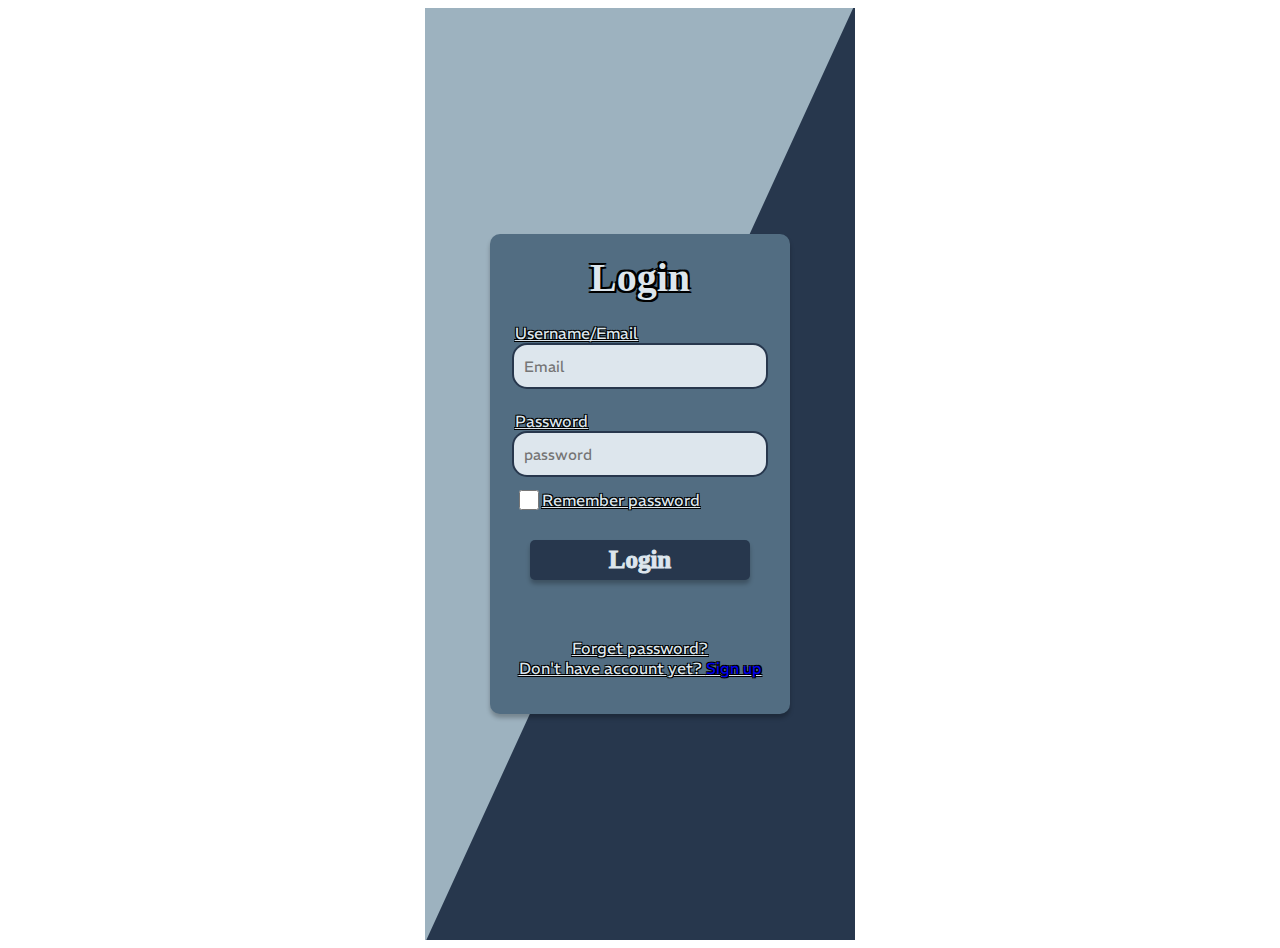
<file: index.html>
<!DOCTYPE html>
<html lang="en">
  <head>
    <meta charset="UTF-8" />
    <meta name="viewport" content="width=device-width, initial-scale=1.0" />
    <link rel="stylesheet" href="css/login_page.css" />
    <title>Login</title>
  </head>
  <body>
    <div class="container">
      <div class="login-form">
        <div class="login">Login</div>
        <div class="email" id="input-container">
          <div class="title" id="text">Username/Email</div>
          <input type="text" class="input" placeholder="Email" />
        </div>
        <div class="password" id="input-container">
          <div class="title" id="text">Password</div>
          <input type="password" class="input" placeholder="password" />
        </div>
        <div class="remember">
          <input type="checkbox" id="checkbox" />
          <div class="text" id="text">Remember password</div>
        </div>
        <a href="/html/home_page.html"><div class="login-btn">Login</div></a>
        <div class="bottom" id="text">
          <div class="">Forget password?</div>
          <div class=""><span id="txt">Don't have account yet? </span><a href="/html/register_page.html">Sign up</a></div>
        </div>
      </div>
    </div>
  </body>
</html>
</file>
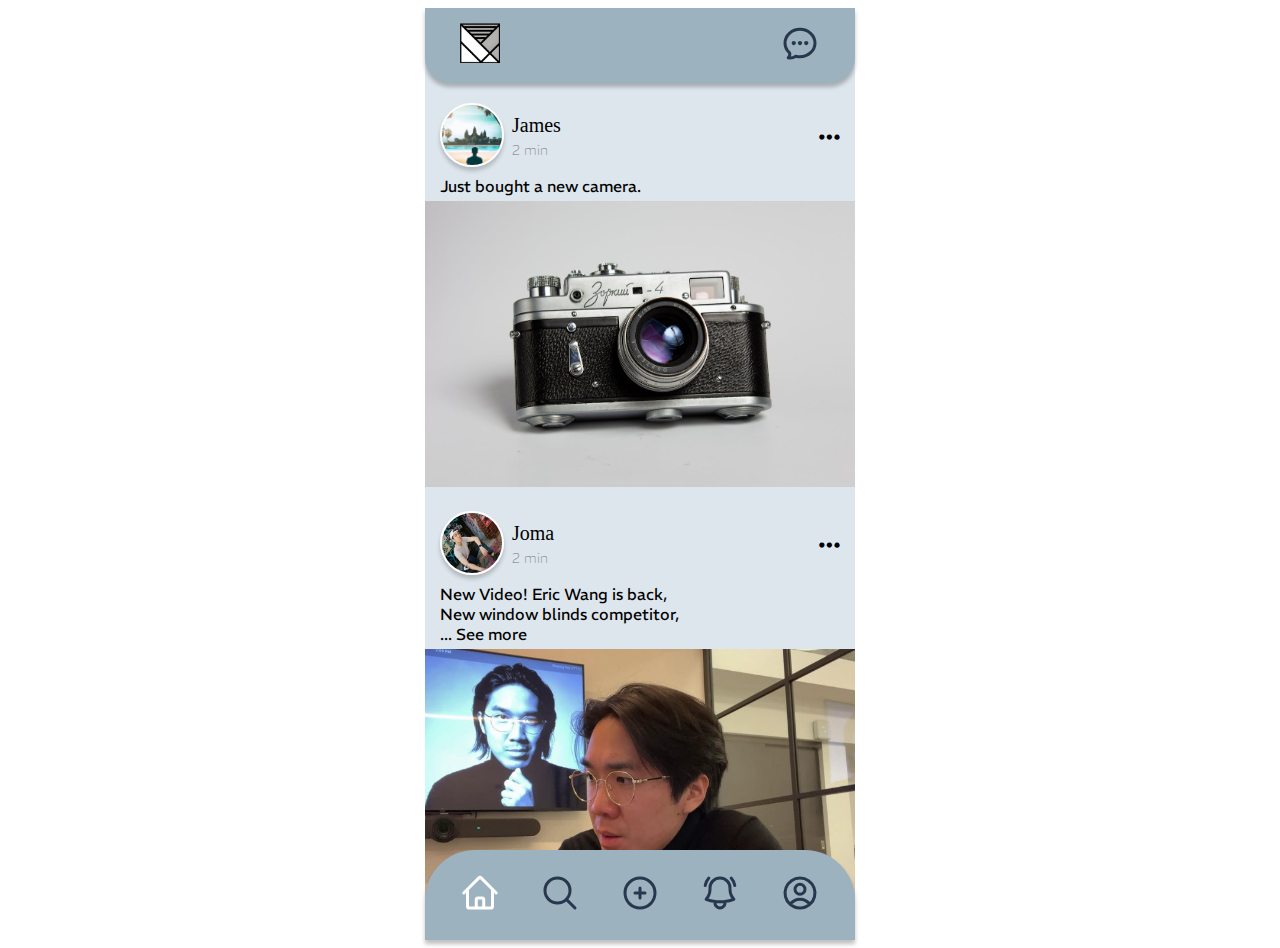
<file: html/home_page.html>
<!DOCTYPE html>
<html lang="en">
  <head>
    <meta charset="UTF-8" />
    <meta name="viewport" content="width=device-width, initial-scale=1.0" />
    <title>Home</title>
    <link rel="stylesheet" href="../css/login_page.css" />
    <link rel="stylesheet" href="../css/home_page.css" />
    <link rel="stylesheet" href="https://cdnjs.cloudflare.com/ajax/libs/font-awesome/6.4.0/css/all.min.css" />
  </head>
  <body>
    <div class="container">
      <div class="nav-bar">
        <div class="logo"><img src="../asset/image/App-logo.png" alt="" /></div>
        <div class="icon">
          <svg xmlns="http://www.w3.org/2000/svg" width="40" height="40" viewBox="0 0 40 40" fill="none">
            <path
              d="M14.375 20C14.375 20.1658 14.3092 20.3247 14.1919 20.4419C14.0747 20.5592 13.9158 20.625 13.75 20.625C13.5842 20.625 13.4253 20.5592 13.3081 20.4419C13.1908 20.3247 13.125 20.1658 13.125 20C13.125 19.8342 13.1908 19.6753 13.3081 19.5581C13.4253 19.4408 13.5842 19.375 13.75 19.375C13.9158 19.375 14.0747 19.4408 14.1919 19.5581C14.3092 19.6753 14.375 19.8342 14.375 20ZM14.375 20H13.75M20.625 20C20.625 20.1658 20.5592 20.3247 20.4419 20.4419C20.3247 20.5592 20.1658 20.625 20 20.625C19.8342 20.625 19.6753 20.5592 19.5581 20.4419C19.4408 20.3247 19.375 20.1658 19.375 20C19.375 19.8342 19.4408 19.6753 19.5581 19.5581C19.6753 19.4408 19.8342 19.375 20 19.375C20.1658 19.375 20.3247 19.4408 20.4419 19.5581C20.5592 19.6753 20.625 19.8342 20.625 20ZM20.625 20H20M26.875 20C26.875 20.1658 26.8092 20.3247 26.6919 20.4419C26.5747 20.5592 26.4158 20.625 26.25 20.625C26.0842 20.625 25.9253 20.5592 25.8081 20.4419C25.6908 20.3247 25.625 20.1658 25.625 20C25.625 19.8342 25.6908 19.6753 25.8081 19.5581C25.9253 19.4408 26.0842 19.375 26.25 19.375C26.4158 19.375 26.5747 19.4408 26.6919 19.5581C26.8092 19.6753 26.875 19.8342 26.875 20ZM26.875 20H26.25M35 20C35 27.5933 28.2833 33.75 20 33.75C18.562 33.7517 17.1301 33.5629 15.7417 33.1883C13.7846 34.5648 11.3972 35.1902 9.01667 34.95C8.75199 34.9245 8.48845 34.8883 8.22667 34.8417C9.04811 33.8735 9.60912 32.712 9.85667 31.4667C10.0067 30.705 9.635 29.965 9.07833 29.4233C6.55 26.9633 5 23.6483 5 20C5 12.4067 11.7167 6.25 20 6.25C28.2833 6.25 35 12.4067 35 20Z"
              stroke="#27374D"
              stroke-width="3"
              stroke-linecap="round"
              stroke-linejoin="round"
            />
          </svg>
        </div>
      </div>

      <div class="info">
        <div class="pf-name">
          <div class="pf"><img src="../asset/image/profile.jpg" alt="" /></div>
          <div class="name">
            James <br />
            <span id="hour">2 min</span>
          </div>
        </div>
        <div class="more"><i class="fa-solid fa-ellipsis fa-xl"></i></div>
      </div>
      <div class="description">Just bought a new camera.</div>
      <div class="camera"><img src="../asset/image/camera.jpeg" alt="" /></div>

      <div class="info">
        <div class="pf-name">
          <div class="pf-joma"><img src="../asset/image/joma.png" alt="" /></div>
          <div class="name">
            Joma <br />
            <span id="hour">2 min</span>
          </div>
        </div>
        <div class="more"><i class="fa-solid fa-ellipsis fa-xl"></i></div>
      </div>

      <div class="description">
        New Video! Eric Wang is back, <br />
        New window blinds competitor, <br />
        <span>... See more</span>
      </div>
      <div class="camera"><img src="../asset/image/joma-image.png" alt="" /></div>
      <div class="bottom-bar">
        <a href="">
          <svg xmlns="http://www.w3.org/2000/svg" width="40" height="40" viewBox="0 0 40 40" fill="none">
            <path
              d="M3.75 20L18.6733 5.075C19.4067 4.34333 20.5933 4.34333 21.325 5.075L36.25 20M7.5 16.25V33.125C7.5 34.16 8.34 35 9.375 35H16.25V26.875C16.25 25.84 17.09 25 18.125 25H21.875C22.91 25 23.75 25.84 23.75 26.875V35H30.625C31.66 35 32.5 34.16 32.5 33.125V16.25M13.75 35H27.5"
              stroke="white"
              stroke-width="3"
              stroke-linecap="round"
              stroke-linejoin="round"
            />
          </svg>
        </a>
        <a href=""
          ><svg xmlns="http://www.w3.org/2000/svg" width="40" height="40" viewBox="0 0 40 40" fill="none">
            <path
              d="M35 35L26.3384 26.3384M26.3384 26.3384C28.6826 23.9941 29.9997 20.8145 29.9997 17.4992C29.9997 14.1839 28.6826 11.0043 26.3384 8.66002C23.9941 6.31573 20.8145 4.99872 17.4992 4.99872C14.1839 4.99872 11.0043 6.31573 8.66002 8.66002C6.31573 11.0043 4.99872 14.1839 4.99872 17.4992C4.99872 20.8145 6.31573 23.9941 8.66002 26.3384C11.0043 28.6826 14.1839 29.9997 17.4992 29.9997C20.8145 29.9997 23.9941 28.6826 26.3384 26.3384Z"
              stroke="#27374D"
              stroke-width="3"
              stroke-linecap="round"
              stroke-linejoin="round"
            />
          </svg>
        </a>

        <a href="posted_page.html"
          ><svg xmlns="http://www.w3.org/2000/svg" width="40" height="40" viewBox="0 0 40 40" fill="none">
            <path
              d="M20 15V25M25 20H15M35 20C35 21.9698 34.612 23.9204 33.8582 25.7403C33.1044 27.5601 31.9995 29.2137 30.6066 30.6066C29.2137 31.9995 27.5601 33.1044 25.7403 33.8582C23.9204 34.612 21.9698 35 20 35C18.0302 35 16.0796 34.612 14.2597 33.8582C12.4399 33.1044 10.7863 31.9995 9.3934 30.6066C8.00052 29.2137 6.89563 27.5601 6.14181 25.7403C5.38799 23.9204 5 21.9698 5 20C5 16.0218 6.58035 12.2064 9.3934 9.3934C12.2064 6.58035 16.0218 5 20 5C23.9782 5 27.7936 6.58035 30.6066 9.3934C33.4196 12.2064 35 16.0218 35 20Z"
              stroke="#27374D"
              stroke-width="3"
              stroke-linecap="round"
              stroke-linejoin="round"
            />
          </svg>
        </a>
        <a href="">
          <svg xmlns="http://www.w3.org/2000/svg" width="40" height="40" viewBox="0 0 40 40" fill="none">
            <path
              d="M24.7617 28.47C27.867 28.1023 30.9181 27.3695 33.8517 26.2867C31.3673 23.5347 29.9945 19.9575 30 16.25V15.0833V15C30 12.3478 28.9464 9.8043 27.0711 7.92893C25.1957 6.05357 22.6522 5 20 5C17.3478 5 14.8043 6.05357 12.9289 7.92893C11.0536 9.8043 10 12.3478 10 15V16.25C10.005 19.9577 8.63164 23.5349 6.14666 26.2867C9.035 27.3533 12.08 28.095 15.2383 28.47M24.7617 28.47C21.5983 28.8452 18.4017 28.8452 15.2383 28.47M24.7617 28.47C25.0018 29.2198 25.0616 30.0157 24.936 30.7929C24.8104 31.5701 24.503 32.3067 24.039 32.9426C23.5749 33.5786 22.9672 34.096 22.2653 34.4527C21.5635 34.8094 20.7873 34.9953 20 34.9953C19.2127 34.9953 18.4365 34.8094 17.7347 34.4527C17.0328 34.096 16.4251 33.5786 15.961 32.9426C15.4969 32.3067 15.1896 31.5701 15.064 30.7929C14.9384 30.0157 14.9982 29.2198 15.2383 28.47M5.20667 12.5C5.67661 9.70828 6.92966 7.10741 8.82 5M31.18 5C33.0703 7.10741 34.3234 9.70828 34.7933 12.5"
              stroke="#27374D"
              stroke-width="3"
              stroke-linecap="round"
              stroke-linejoin="round"
            />
          </svg>
        </a>
        <a href="profile.html">
          <svg xmlns="http://www.w3.org/2000/svg" width="40" height="40" viewBox="0 0 40 40" fill="none">
            <path
              d="M29.97 31.2083C28.8054 29.6664 27.2987 28.416 25.5686 27.5556C23.8385 26.6952 21.9322 26.2482 20 26.25C18.0677 26.2482 16.1615 26.6952 14.4313 27.5556C12.7012 28.416 11.1945 29.6664 10.03 31.2083M29.97 31.2083C32.2425 29.187 33.8452 26.5226 34.5686 23.5685C35.2921 20.6144 35.1004 17.5101 34.0191 14.6675C32.9378 11.8248 31.0179 9.37796 28.514 7.65149C26.0101 5.92503 23.0405 5.00049 19.9991 5.00049C16.9577 5.00049 13.9882 5.92503 11.4843 7.65149C8.98044 9.37796 7.06053 11.8248 5.97921 14.6675C4.89788 17.5101 4.70623 20.6144 5.42968 23.5685C6.15312 26.5226 7.75748 29.187 10.03 31.2083M29.97 31.2083C27.2267 33.6553 23.676 35.0052 20 35C16.3234 35.0056 12.7737 33.6557 10.03 31.2083M25 16.25C25 17.5761 24.4732 18.8479 23.5355 19.7855C22.5978 20.7232 21.3261 21.25 20 21.25C18.6739 21.25 17.4021 20.7232 16.4644 19.7855C15.5268 18.8479 15 17.5761 15 16.25C15 14.9239 15.5268 13.6521 16.4644 12.7145C17.4021 11.7768 18.6739 11.25 20 11.25C21.3261 11.25 22.5978 11.7768 23.5355 12.7145C24.4732 13.6521 25 14.9239 25 16.25Z"
              stroke="#27374D"
              stroke-width="3"
              stroke-linecap="round"
              stroke-linejoin="round"
            />
          </svg>
        </a>
      </div>
    </div>
  </body>
</html>
</file>
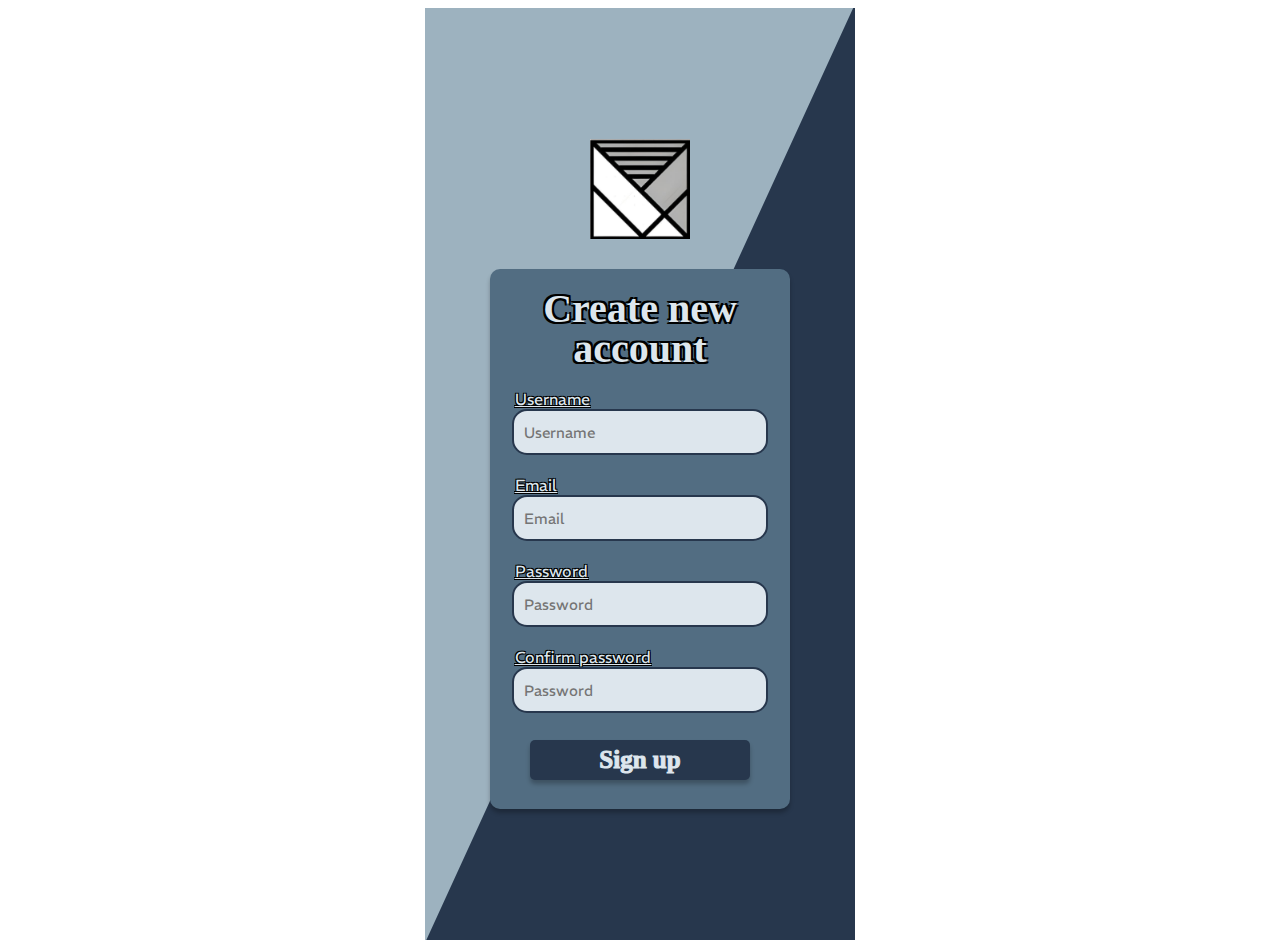
<file: html/register_page.html>
<!DOCTYPE html>
<html lang="en">
  <head>
    <meta charset="UTF-8" />
    <meta name="viewport" content="width=device-width, initial-scale=1.0" />
    <title>Register</title>
    <link rel="stylesheet" href="../css/login_page.css" />
    <link rel="stylesheet" href="../css/register_page.css" />
  </head>
  <body>
    <div class="container">
      <div class="logo">
        <img src="../asset/image/App-logo.png" alt="" />
      </div>
      <div class="register-form">
        <div class="login register">
          Create new <br />
          account
        </div>
        <div class="username" id="input-container">
          <div class="title" id="text">Username</div>
          <input type="text" class="input" placeholder="Username" />
        </div>
        <div class="email" id="input-container">
          <div class="title" id="text">Email</div>
          <input type="text" class="input" placeholder="Email" />
        </div>
        <div class="password" id="input-container">
          <div class="title" id="text">Password</div>
          <input type="text" class="input" placeholder="Password" />
        </div>
        <div class="confirm-password" id="input-container">
          <div class="title" id="text">Confirm password</div>
          <input type="text" class="input" placeholder="Password" />
        </div>
        <a href="../html/index.html">
          <div class="login-btn signup-btn">Sign up</div>
        </a>
      </div>
    </div>
  </body>
</html>
</file>
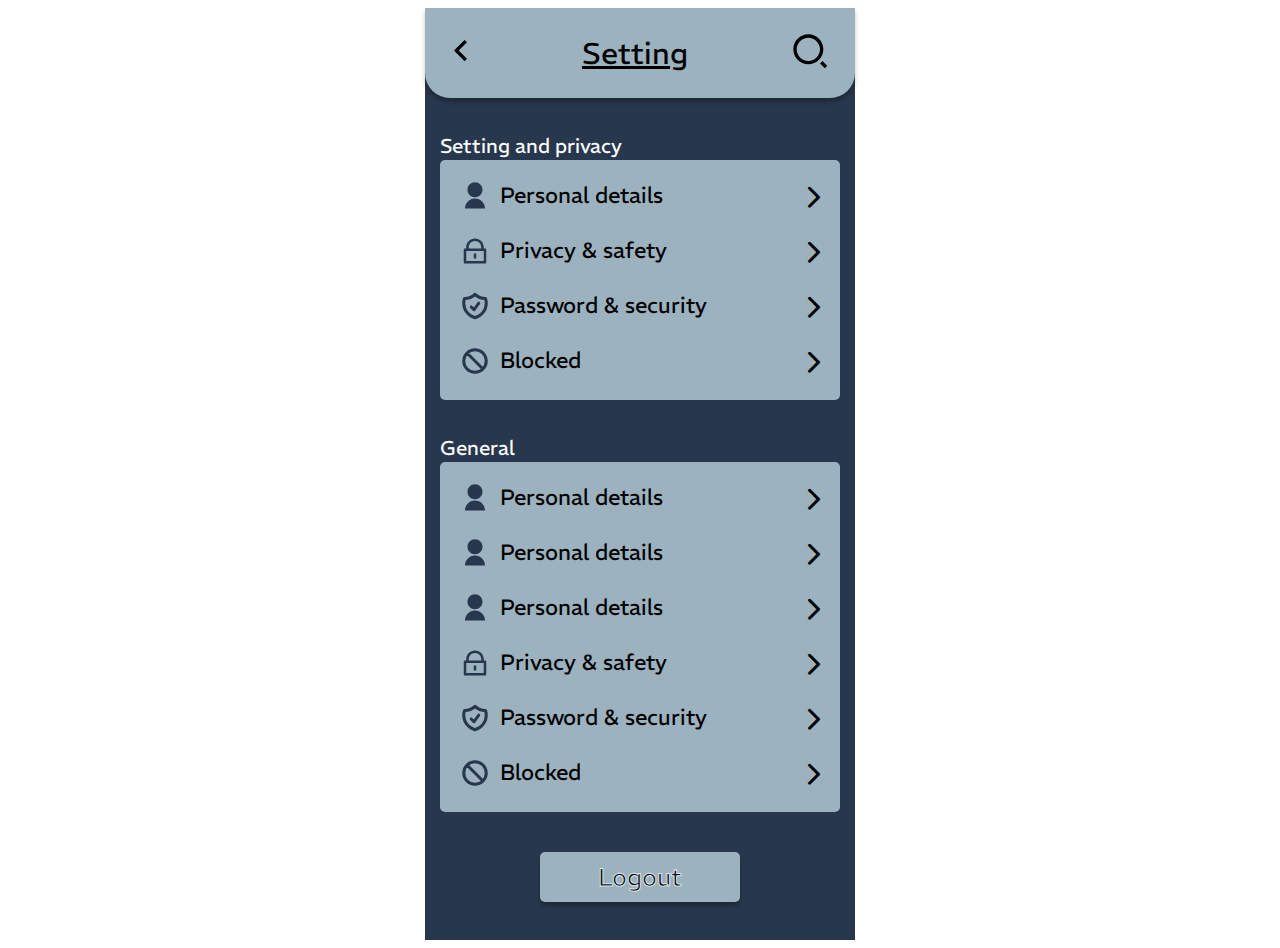
<file: html/setting_page.html>
<!DOCTYPE html>
<html lang="en">
  <head>
    <meta charset="UTF-8" />
    <meta name="viewport" content="width=device-width, initial-scale=1.0" />
    <title>Setting</title>
    <link rel="stylesheet" href="../css/login_page.css" />

    <link rel="stylesheet" href="../css/home_page.css" />
    <link rel="stylesheet" href="../css/setting.css" />
    <link rel="stylesheet" href="https://cdnjs.cloudflare.com/ajax/libs/font-awesome/6.4.0/css/all.min.css" />
  </head>
  <body>
    <div class="container">
      <div class="nav-bar">
        <a href="profile.html">
          <div class="back-btn">
            <svg xmlns="http://www.w3.org/2000/svg" width="40" height="40" viewBox="0 0 40 40" fill="none">
              <path d="M18.714 19.6066L26.9637 27.8561L24.6067 30.2131L14 19.6066L24.6067 9L26.9637 11.357L18.714 19.6066Z" fill="black" />
            </svg>
          </div>
        </a>

        <div class="text">Setting</div>
        <div class="search-btn">
          <svg xmlns="http://www.w3.org/2000/svg" width="40" height="40" viewBox="0 0 40 40" fill="none">
            <path
              d="M18.3333 3.33333C26.6133 3.33333 33.3333 10.0533 33.3333 18.3333C33.3333 26.6133 26.6133 33.3333 18.3333 33.3333C10.0533 33.3333 3.33325 26.6133 3.33325 18.3333C3.33325 10.0533 10.0533 3.33333 18.3333 3.33333ZM18.3333 30C24.7791 30 29.9999 24.7792 29.9999 18.3333C29.9999 11.8875 24.7791 6.66666 18.3333 6.66666C11.8874 6.66666 6.66659 11.8875 6.66659 18.3333C6.66659 24.7792 11.8874 30 18.3333 30ZM32.4754 30.1185L37.1894 34.8325L34.8324 37.1895L30.1184 32.4755L32.4754 30.1185Z"
              fill="black"
            />
          </svg>
        </div>
      </div>
      <div class="setting-privacy-title">Setting and privacy</div>
      <div class="setting-privacy">
        <div class="personal-detail" id="s-p">
          <div class="icon-txt">
            <div class="person">
              <svg xmlns="http://www.w3.org/2000/svg" width="30" height="30" viewBox="0 0 30 30" fill="none">
                <path
                  d="M5 27.5C5 21.9771 9.47715 17.5 15 17.5C20.5229 17.5 25 21.9771 25 27.5H5ZM15 16.25C10.8562 16.25 7.5 12.8938 7.5 8.75C7.5 4.60625 10.8562 1.25 15 1.25C19.1438 1.25 22.5 4.60625 22.5 8.75C22.5 12.8938 19.1438 16.25 15 16.25Z"
                  fill="#27374D"
                />
              </svg>
            </div>
            <div class="txt">Personal details</div>
          </div>
          <i class="fa-solid fa-chevron-right fa-xl"></i>
        </div>
        <div class="privacy-safty" id="s-p">
          <div class="icon-txt">
            <div class="person">
              <svg xmlns="http://www.w3.org/2000/svg" width="30" height="30" viewBox="0 0 30 30" fill="none">
                <path
                  d="M23.75 12.5H25C25.6904 12.5 26.25 13.0596 26.25 13.75V26.25C26.25 26.9404 25.6904 27.5 25 27.5H5C4.30965 27.5 3.75 26.9404 3.75 26.25V13.75C3.75 13.0596 4.30965 12.5 5 12.5H6.25V11.25C6.25 6.41751 10.1675 2.5 15 2.5C19.8325 2.5 23.75 6.41751 23.75 11.25V12.5ZM6.25 15V25H23.75V15H6.25ZM13.75 17.5H16.25V22.5H13.75V17.5ZM21.25 12.5V11.25C21.25 7.79822 18.4517 5 15 5C11.5482 5 8.75 7.79822 8.75 11.25V12.5H21.25Z"
                  fill="#27374D"
                />
              </svg>
            </div>
            <div class="txt">Privacy & safety</div>
          </div>
          <i class="fa-solid fa-chevron-right fa-xl"></i>
        </div>
        <div class="pass-security" id="s-p">
          <div class="icon-txt">
            <div class="person">
              <svg xmlns="http://www.w3.org/2000/svg" width="30" height="30" viewBox="0 0 30 30" fill="none">
                <path
                  d="M11.25 15.9375L14.0625 18.75L18.75 12.1875M15 3.3925C12.1697 6.08029 8.40033 7.55447 4.4975 7.5C4.00105 9.01248 3.74872 10.5944 3.75 12.1863C3.75 19.1763 8.53 25.0488 15 26.715C21.47 25.05 26.25 19.1775 26.25 12.1875C26.25 10.55 25.9875 8.97375 25.5025 7.49875H25.3125C21.3175 7.49875 17.6875 5.93875 15 3.3925Z"
                  stroke="#27374D"
                  stroke-width="3"
                  stroke-linecap="round"
                  stroke-linejoin="round"
                />
              </svg>
            </div>
            <div class="txt">Password & security</div>
          </div>
          <i class="fa-solid fa-chevron-right fa-xl"></i>
        </div>
        <div class="block" id="s-p">
          <div class="icon-txt">
            <div class="person">
              <svg xmlns="http://www.w3.org/2000/svg" width="30" height="30" viewBox="0 0 30 30" fill="none">
                <path
                  d="M22.9549 22.955C25.0647 20.8452 26.25 17.9837 26.25 15C26.25 12.0163 25.0647 9.1548 22.9549 7.045C20.8452 4.9352 17.9837 3.74993 14.9999 3.74993C12.0162 3.74993 9.15474 4.9352 7.04495 7.045M22.9549 22.955C20.8452 25.0648 17.9837 26.2501 14.9999 26.2501C12.0162 26.2501 9.15474 25.0648 7.04495 22.955C4.93515 20.8452 3.74988 17.9837 3.74988 15C3.74988 12.0163 4.93515 9.1548 7.04495 7.045M22.9549 22.955L7.04495 7.045"
                  stroke="#27374D"
                  stroke-width="3"
                  stroke-linecap="round"
                  stroke-linejoin="round"
                />
              </svg>
            </div>
            <div class="txt">Blocked</div>
          </div>
          <i class="fa-solid fa-chevron-right fa-xl"></i>
        </div>
      </div>
      <div class="setting-privacy-title">General</div>
      <div class="setting-privacy general">
        <div class="personal-detail" id="s-p">
          <div class="icon-txt">
            <div class="person">
              <svg xmlns="http://www.w3.org/2000/svg" width="30" height="30" viewBox="0 0 30 30" fill="none">
                <path
                  d="M5 27.5C5 21.9771 9.47715 17.5 15 17.5C20.5229 17.5 25 21.9771 25 27.5H5ZM15 16.25C10.8562 16.25 7.5 12.8938 7.5 8.75C7.5 4.60625 10.8562 1.25 15 1.25C19.1438 1.25 22.5 4.60625 22.5 8.75C22.5 12.8938 19.1438 16.25 15 16.25Z"
                  fill="#27374D"
                />
              </svg>
            </div>
            <div class="txt">Personal details</div>
          </div>
          <i class="fa-solid fa-chevron-right fa-xl"></i>
        </div>
        <div class="personal-detail" id="s-p">
          <div class="icon-txt">
            <div class="person">
              <svg xmlns="http://www.w3.org/2000/svg" width="30" height="30" viewBox="0 0 30 30" fill="none">
                <path
                  d="M5 27.5C5 21.9771 9.47715 17.5 15 17.5C20.5229 17.5 25 21.9771 25 27.5H5ZM15 16.25C10.8562 16.25 7.5 12.8938 7.5 8.75C7.5 4.60625 10.8562 1.25 15 1.25C19.1438 1.25 22.5 4.60625 22.5 8.75C22.5 12.8938 19.1438 16.25 15 16.25Z"
                  fill="#27374D"
                />
              </svg>
            </div>
            <div class="txt">Personal details</div>
          </div>
          <i class="fa-solid fa-chevron-right fa-xl"></i>
        </div>
        <div class="personal-detail" id="s-p">
          <div class="icon-txt">
            <div class="person">
              <svg xmlns="http://www.w3.org/2000/svg" width="30" height="30" viewBox="0 0 30 30" fill="none">
                <path
                  d="M5 27.5C5 21.9771 9.47715 17.5 15 17.5C20.5229 17.5 25 21.9771 25 27.5H5ZM15 16.25C10.8562 16.25 7.5 12.8938 7.5 8.75C7.5 4.60625 10.8562 1.25 15 1.25C19.1438 1.25 22.5 4.60625 22.5 8.75C22.5 12.8938 19.1438 16.25 15 16.25Z"
                  fill="#27374D"
                />
              </svg>
            </div>
            <div class="txt">Personal details</div>
          </div>
          <i class="fa-solid fa-chevron-right fa-xl"></i>
        </div>
        <div class="privacy-safty" id="s-p">
          <div class="icon-txt">
            <div class="person">
              <svg xmlns="http://www.w3.org/2000/svg" width="30" height="30" viewBox="0 0 30 30" fill="none">
                <path
                  d="M23.75 12.5H25C25.6904 12.5 26.25 13.0596 26.25 13.75V26.25C26.25 26.9404 25.6904 27.5 25 27.5H5C4.30965 27.5 3.75 26.9404 3.75 26.25V13.75C3.75 13.0596 4.30965 12.5 5 12.5H6.25V11.25C6.25 6.41751 10.1675 2.5 15 2.5C19.8325 2.5 23.75 6.41751 23.75 11.25V12.5ZM6.25 15V25H23.75V15H6.25ZM13.75 17.5H16.25V22.5H13.75V17.5ZM21.25 12.5V11.25C21.25 7.79822 18.4517 5 15 5C11.5482 5 8.75 7.79822 8.75 11.25V12.5H21.25Z"
                  fill="#27374D"
                />
              </svg>
            </div>
            <div class="txt">Privacy & safety</div>
          </div>
          <i class="fa-solid fa-chevron-right fa-xl"></i>
        </div>
        <div class="pass-security" id="s-p">
          <div class="icon-txt">
            <div class="person">
              <svg xmlns="http://www.w3.org/2000/svg" width="30" height="30" viewBox="0 0 30 30" fill="none">
                <path
                  d="M11.25 15.9375L14.0625 18.75L18.75 12.1875M15 3.3925C12.1697 6.08029 8.40033 7.55447 4.4975 7.5C4.00105 9.01248 3.74872 10.5944 3.75 12.1863C3.75 19.1763 8.53 25.0488 15 26.715C21.47 25.05 26.25 19.1775 26.25 12.1875C26.25 10.55 25.9875 8.97375 25.5025 7.49875H25.3125C21.3175 7.49875 17.6875 5.93875 15 3.3925Z"
                  stroke="#27374D"
                  stroke-width="3"
                  stroke-linecap="round"
                  stroke-linejoin="round"
                />
              </svg>
            </div>
            <div class="txt">Password & security</div>
          </div>
          <i class="fa-solid fa-chevron-right fa-xl"></i>
        </div>
        <div class="block" id="s-p">
          <div class="icon-txt">
            <div class="person">
              <svg xmlns="http://www.w3.org/2000/svg" width="30" height="30" viewBox="0 0 30 30" fill="none">
                <path
                  d="M22.9549 22.955C25.0647 20.8452 26.25 17.9837 26.25 15C26.25 12.0163 25.0647 9.1548 22.9549 7.045C20.8452 4.9352 17.9837 3.74993 14.9999 3.74993C12.0162 3.74993 9.15474 4.9352 7.04495 7.045M22.9549 22.955C20.8452 25.0648 17.9837 26.2501 14.9999 26.2501C12.0162 26.2501 9.15474 25.0648 7.04495 22.955C4.93515 20.8452 3.74988 17.9837 3.74988 15C3.74988 12.0163 4.93515 9.1548 7.04495 7.045M22.9549 22.955L7.04495 7.045"
                  stroke="#27374D"
                  stroke-width="3"
                  stroke-linecap="round"
                  stroke-linejoin="round"
                />
              </svg>
            </div>
            <div class="txt">Blocked</div>
          </div>
          <i class="fa-solid fa-chevron-right fa-xl"></i>
        </div>
      </div>
      <a href="../index.html"><div class="login-btn logout-btn">Logout</div></a>
    </div>
  </body>
</html>
</file>
<file: css/login_page.css>
@import url('https://fonts.googleapis.com/css2?family=REM:wght@200;300&display=swap');

*{
  font-family: 'REM', sans-serif;
  
}
.container{
  width: 430px;
  height: 932px;
  background-image: url('../asset/image/bg.png');
  background-repeat: no-repeat;
  display: flex;
  flex-direction: column;
  justify-content: center;
  align-items: center;
  margin: auto;
  
}
.login-form{
  width: 300px;
  height: 480px;
  background-color: #526D82;
  border-radius: 10px;
  box-shadow: 0px 4px 4px 0px rgba(0, 0, 0, 0.25);
}
.login{
  color: #DDE6ED;
  font-family: inter,san-serif;
  font-size: 40px;
  font-weight: 900;
  text-align: center;
  text-shadow:
    -2px -2px 0 black,
    2px -2px 0 black,
    -2px 2px 0 black,
    2px 2px 0 black;
    margin-top: 20px;
}
#input-container {
  width: 260px;
  margin: auto;
  display: flex;
  justify-content: center;
  align-items: center;
  flex-direction: column;
  margin-top: 22px;
}
.title{
  width: 250px;
  
}
.input{
  width: 240px;
  height: 40px;
  background-color: #DDE6ED;
  border-radius: 15px;
  border: 2px solid #27374D;
  font-size: 15px;
  padding-left: 10px;
}
.remember{
  /* background-color: #DDE6ED; */
  display: flex;
  width: 250px;
  margin: auto;
  margin-top: 10px;
}
#checkbox{
  width: 20px;
  height: 20px;
  background-color: #27374D;
}
.text{
  display: flex;
  justify-content: center;
  align-items: center;
}
#text{
  text-decoration: underline;
  color: #DDE6ED;
  text-shadow:
    -1px -1px 0 black,
    1px -1px 0 black,
    -1px 1px 0 black,
    1px 1px 0 black;
    
}
.login-btn{
  width: 220px;
  height: 40px;
  background-color: #27374D;
  color: #DDE6ED;
  border: none;
  border-radius: 5px;
  box-shadow: 0px 4px 4px 0px rgba(0, 0, 0, 0.25);
  margin: auto;
  display: flex;
  justify-content: center;
  align-items: center;
  margin-top: 27px;
  font-family: Antic Slab;
  font-size: 25px;
  font-weight: bold;
  -webkit-text-stroke: #DDE6ED 1px;
  cursor: pointer;
}
.bottom{
  display: flex;
  flex-direction: column;
  align-items: center;
  margin-top: 58px;
}
.bottom #txt{
  text-decoration: none;
}
a {
  text-decoration: none;
}
</file>
<file: css/home_page.css>
@import url('https://fonts.googleapis.com/css2?family=REM:wght@200;300&display=swap');

*{
  font-family: 'REM', sans-serif;
  
}
.container{
  background: none;
  background-color: #DDE6ED;
  justify-content: start;
}
.nav-bar{
  width: 430px;
  height: 90px;
  background-color: #9DB2BF;
  box-shadow: 0px 4px 4px 0px rgba(0, 0, 0, 0.25);
  border-radius: 0px 0px 25px 25px;
  display: flex;
  justify-content: space-between;
  align-items: center;
}
img{
  width: 40px;
  padding-left: 35px;
}
.icon{
  padding-right: 35px;
}
.info{
  width: 400px ;
  display: flex;
  justify-content: space-between;
  align-items: center;
  margin-top: 20px;
}
.pf img{
  width: 60px;
  padding: 0;
  border-radius: 100px;
  box-shadow: 0px 4px 4px 0px rgba(0, 0, 0, 0.2);
  border: 2px solid #FFF;
}
.pf-name{
  display: flex;
  gap: 8px;
  align-items: center;
}
.name{
  font-family: Andika;
  font-size: 20px;
  font-weight: 500;
}
#hour{
  font-weight: 100;
  font-size: 14px;
  opacity: 0.5;
}
.description{
  width: 400px;
  font-size: 16px;
  margin-top: 5px;
}
.camera img{
  margin-top: 5px;
  width: 430px;
  padding: 0;
}
.pf-joma img{
  width: 60px;
  padding: 0;
  height: 60px;
  border-radius: 100px;
  box-shadow: 0px 4px 4px 0px rgba(0, 0, 0, 0.2);
  border: 2px solid #FFF;
}
.bottom-bar{
  width: 430px;
  height: 90px;
  background-color: #9DB2BF;
  display: flex;
  gap: 40px;
  justify-content: center;
  align-items: center;
  border-radius: 50px 50px 0px 0px;
  background: #9DB2BF;
  box-shadow: 0px 4px 4px 0px rgba(0, 0, 0, 0.25);
  position: absolute;
  top: 850px;
}
</file>
<file: css/register_page.css>
@import url('https://fonts.googleapis.com/css2?family=REM:wght@200;300&display=swap');

*{
  font-family: 'REM', sans-serif;
  
}
.register-form{
  width: 300px;
  height: 540px;
  background-color: #526D82;
  border-radius: 10px;
  box-shadow: 0px 4px 4px 0px rgba(0, 0, 0, 0.25);
  margin-top: 26px;
}
#input-container{
  margin-top: 20px;
}
.register{
  line-height: 40px;
  /* text-decoration: none; */
}
a{
  text-decoration: none;
}
.logo img{
  width: 100px;
  height: 100px;
}
</file>
<file: css/setting.css>
@import url('https://fonts.googleapis.com/css2?family=REM:wght@200;300&display=swap');
*{
  font-family: 'REM', sans-serif;
}
.container{
  background: #27374D;
}
.nav-bar{
  /* background-color: aqua; */
  justify-items: start;
}
.text{
  font-size: 30px;
  text-decoration: underline;
}
.back-btn{
  padding-left: 15px;
}
.search-btn{
  padding-right: 25px;
}
.setting-privacy{
  margin-top: 2px;
  display: flex;
  width: 400px;
  height: 240px;
  flex-direction: column;
  justify-content: center;
  align-items: center;
  gap: 15px;
  border-radius: 5px;
  background: #9DB2BF;
}
.setting-privacy-title{
  width: 400px; 
  font-size: 20px;
  margin-top: 35px;
  color: #FFF;
}
#s-p{
  width: 360px;
  height: 40px;
  display: flex;
  justify-content: space-between;
  align-items: center;
}
.icon-txt{
  display: flex;
  gap: 10px;  
}
.txt{
  font-size: 22px;
}
.general{
  height: 350px;
}
.logout-btn{
  margin-top: 40px;
  width: 200px;
  height: 50px;
  background-color: #9DB2BF;
  font-family: 'REM', sans-serif;
  color: black;
  stroke: none; 
  font-weight: normal;
}
</file>
